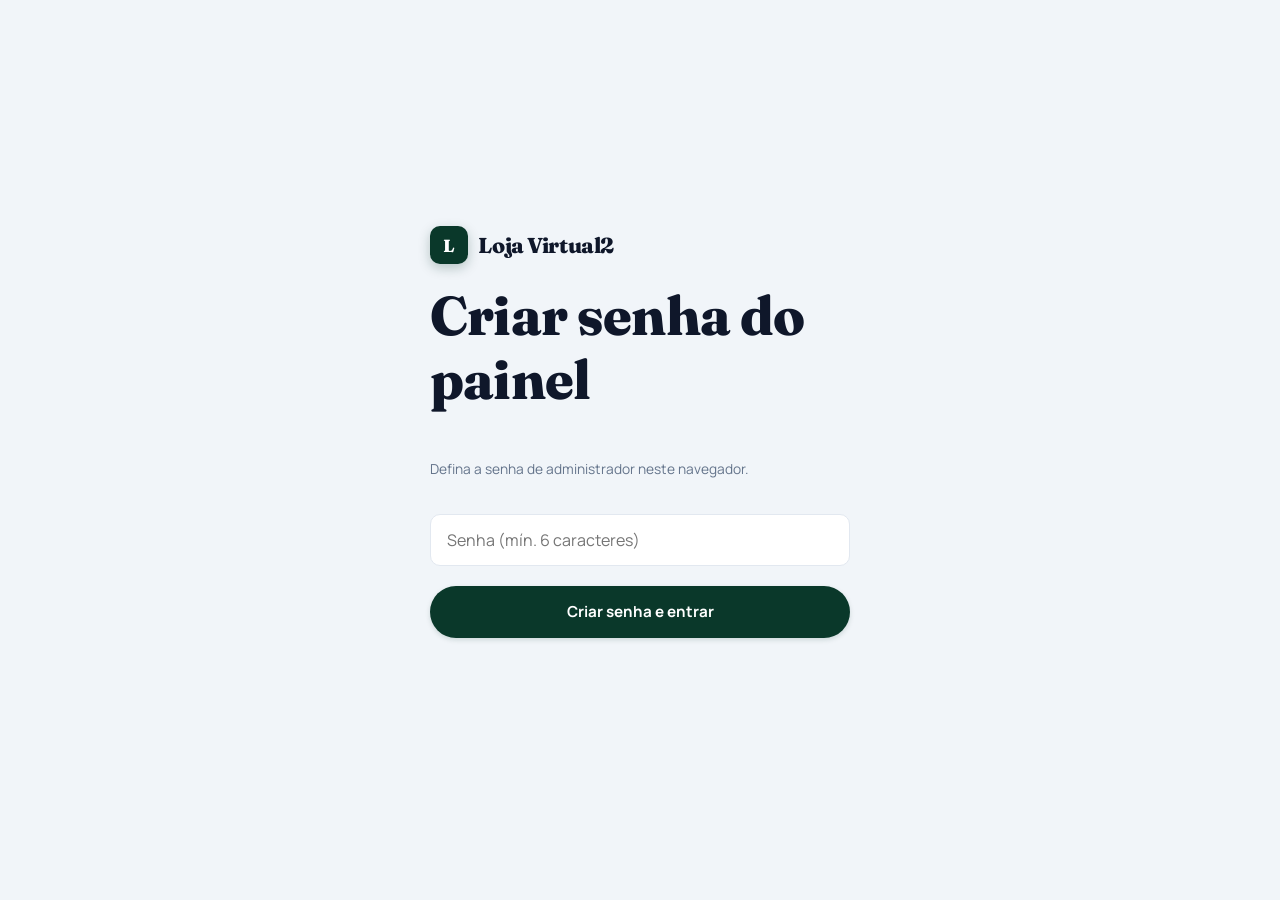
<file: admin.html>
<!doctype html>
<html lang="pt-BR">
<head>
  <meta charset="utf-8" />
  <meta name="viewport" content="width=device-width, initial-scale=1" />
  <meta name="robots" content="noindex" />
  <title>Admin — Loja Virtual2</title>
  <link rel="stylesheet" href="https://fonts.googleapis.com/css2?family=Fraunces:opsz,wght@9..144,600;9..144,800&family=Manrope:wght@400;500;600;700&display=swap" />
  <link rel="stylesheet" href="css/theme.css" />
  <link rel="stylesheet" href="css/style.css" />
</head>
<body class="admin-body">
  <div id="admin-root"></div>
  <script src="js/config.js"></script>
  <script src="js/store.js"></script>
  <script src="js/admin.js"></script>
</body>
</html>
</file>
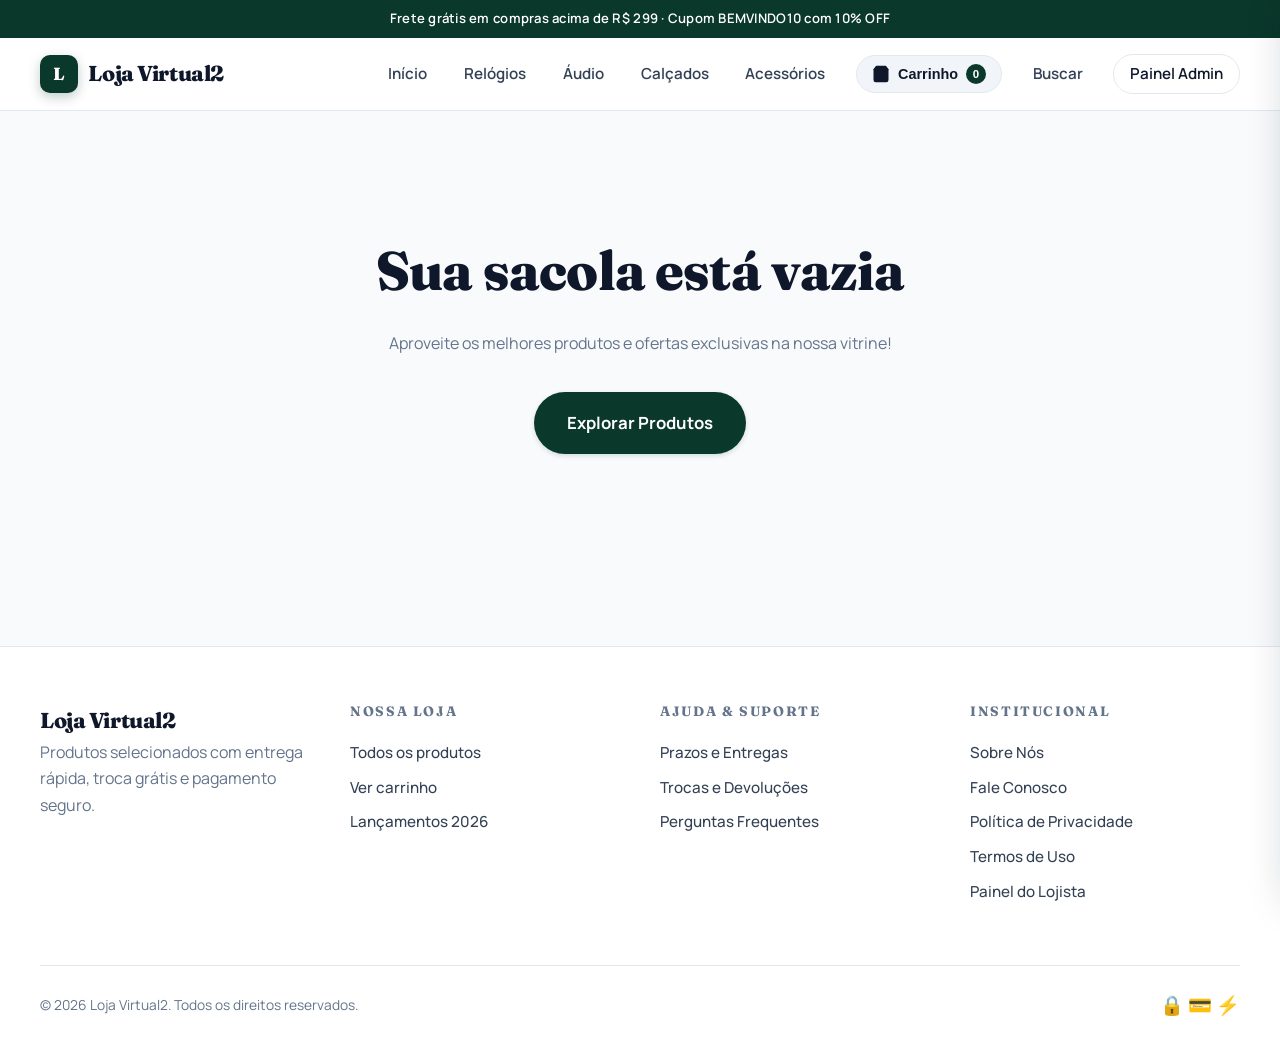
<file: cart.html>
<!doctype html>
<html lang="pt-BR">
<head>
  <meta charset="utf-8" />
  <meta name="viewport" content="width=device-width, initial-scale=1" />
  <title>Loja Virtual2</title>
  <meta name="description" content="Produtos selecionados com entrega rápida, troca grátis e pagamento seguro." />
  <meta property="og:title" content="Loja Virtual2" />
  <meta property="og:description" content="Produtos selecionados com entrega rápida, troca grátis e pagamento seguro." />
  <meta property="og:type" content="website" />
  <link rel="preconnect" href="https://fonts.googleapis.com" />
  <link rel="stylesheet" href="https://fonts.googleapis.com/css2?family=Fraunces:opsz,wght@9..144,600;9..144,800&family=Manrope:wght@400;500;600;700&display=swap" />
  <link rel="stylesheet" href="css/theme.css" />
  <link rel="stylesheet" href="css/style.css" />
</head>
<body data-page="cart">
  <div id="site-header"></div>
  <main id="conteudo">
    <section class="container section" id="cart"></section>
  </main>
  <div id="site-footer"></div>
  <script src="js/config.js"></script>
  <script src="js/store.js"></script>
  <script src="js/site.js"></script>
</body>
</html>
</file>
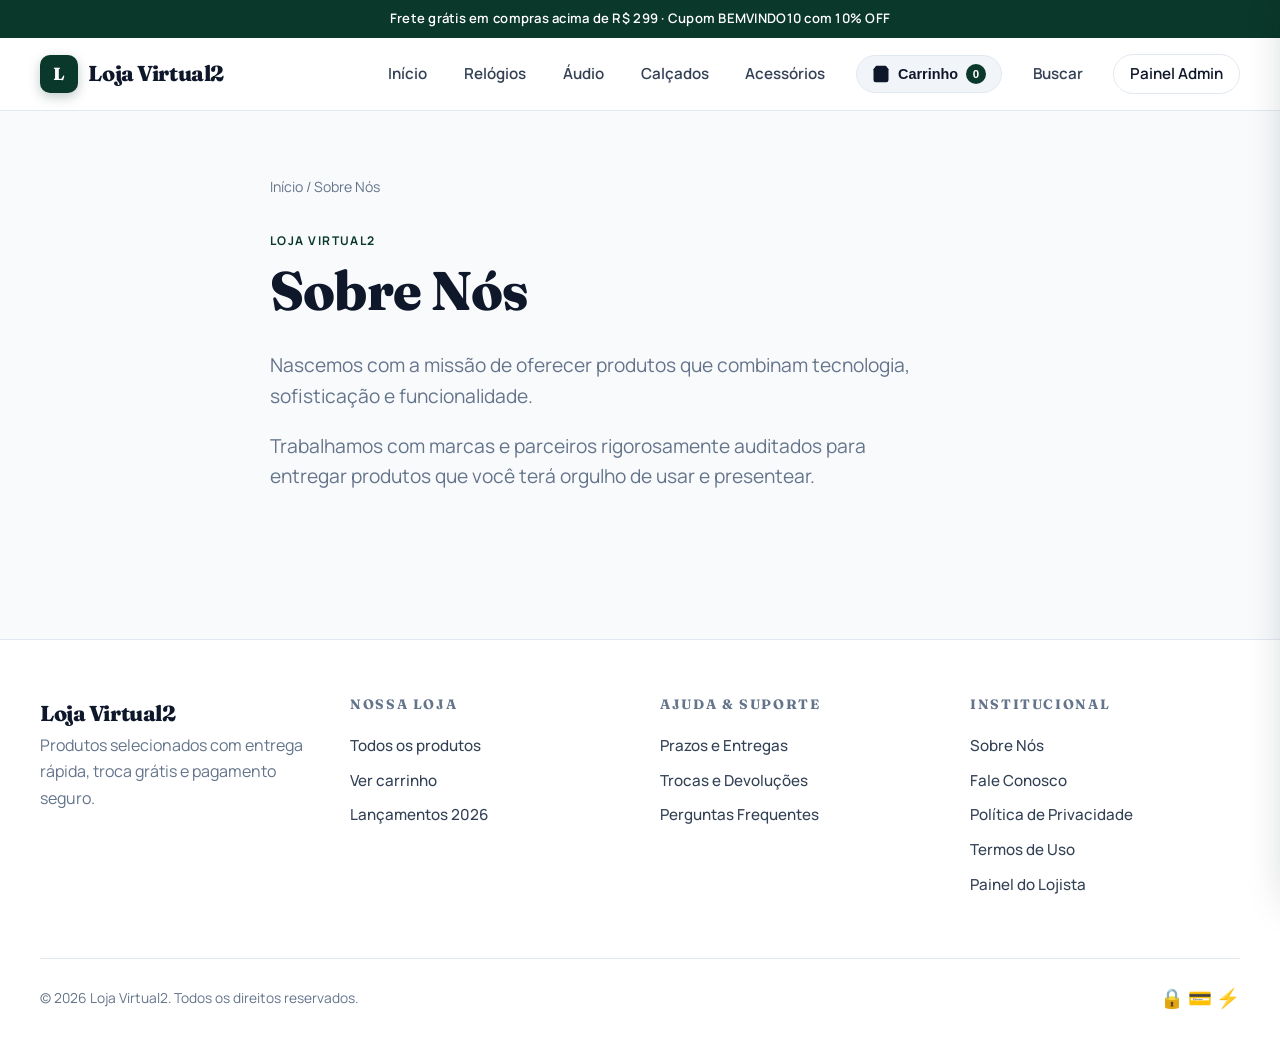
<file: content.html>
<!doctype html>
<html lang="pt-BR"><head><meta charset="utf-8"><meta name="viewport" content="width=device-width,initial-scale=1"><meta name="description" content="Produtos selecionados com entrega rápida, troca grátis e pagamento seguro."><title>Loja Virtual2</title><link rel="preconnect" href="https://fonts.googleapis.com"><link rel="stylesheet" href="https://fonts.googleapis.com/css2?family=Fraunces:opsz,wght@9..144,600;9..144,800&family=Manrope:wght@400;500;600;700&display=swap"><link rel="stylesheet" href="css/theme.css"><link rel="stylesheet" href="css/style.css"></head><body data-page="content"><div id="site-header"></div><main id="conteudo" class="container section"><article class="narrow" id="content-page"></article></main><div id="site-footer"></div><script src="js/config.js"></script><script src="js/store.js"></script><script src="js/site.js"></script></body></html>
</file>
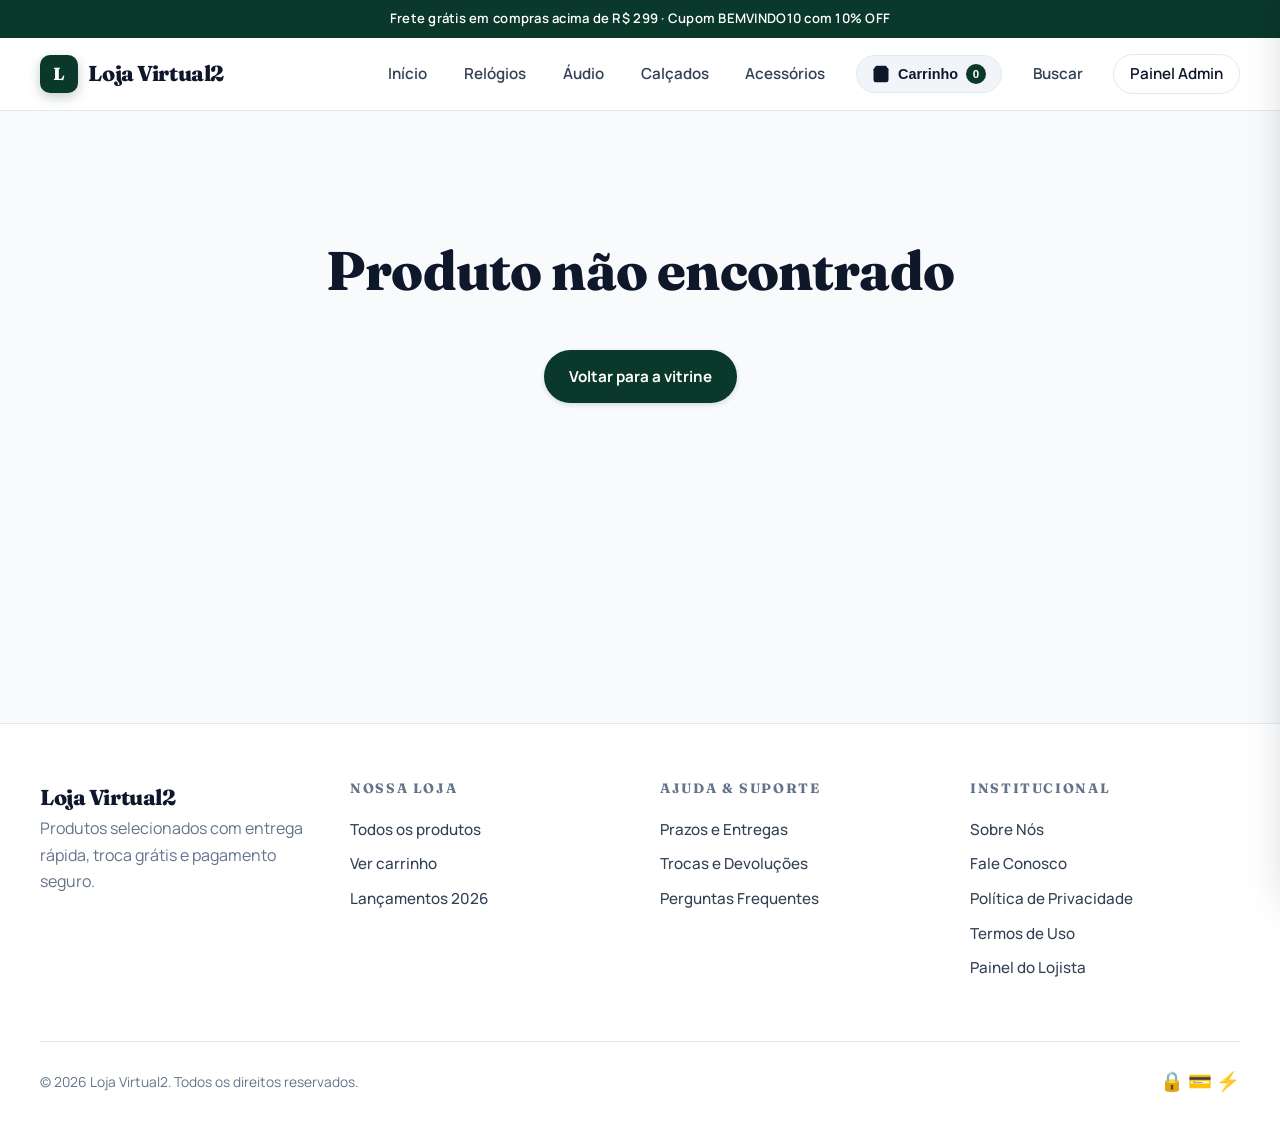
<file: item.html>
<!doctype html>
<html lang="pt-BR">
<head>
  <meta charset="utf-8" />
  <meta name="viewport" content="width=device-width, initial-scale=1" />
  <title>Loja Virtual2</title>
  <meta name="description" content="Produtos selecionados com entrega rápida, troca grátis e pagamento seguro." />
  <meta property="og:title" content="Loja Virtual2" />
  <meta property="og:description" content="Produtos selecionados com entrega rápida, troca grátis e pagamento seguro." />
  <meta property="og:type" content="website" />
  <link rel="preconnect" href="https://fonts.googleapis.com" />
  <link rel="stylesheet" href="https://fonts.googleapis.com/css2?family=Fraunces:opsz,wght@9..144,600;9..144,800&family=Manrope:wght@400;500;600;700&display=swap" />
  <link rel="stylesheet" href="css/theme.css" />
  <link rel="stylesheet" href="css/style.css" />
</head>
<body data-page="item">
  <div id="site-header"></div>
  <main id="conteudo">
    <article class="container section detail" id="detail"></article>
    <section class="container section narrow" id="discussion"></section>
  </main>
  <div id="site-footer"></div>
  <script src="js/config.js"></script>
  <script src="js/store.js"></script>
  <script src="js/site.js"></script>
</body>
</html>
</file>
<file: css/theme.css>
:root {
  /* Cores Principais — Esmeralda Profundo & Dourado Nobre */
  --primary: #0a382a;
  --primary-hover: #134e3b;
  --primary-light: #e8f5ef;
  --primary-contrast: #ffffff;
  --accent: #f59e0b;
  --accent-hover: #d97706;
  --accent-badge: #e11d48;
  
  /* Superfícies e Fundos */
  --bg: #f8fafc;
  --surface: #ffffff;
  --surface-alt: #f1f5f9;
  --surface-card: #ffffff;
  --border: #e2e8f0;
  --border-subtle: #f1f5f9;
  --hover: #f1f5f9;
  
  /* Tipografia & Contrastes (WCAG AAA) */
  --text: #0f172a;
  --text-secondary: #334155;
  --muted: #64748b;
  --muted-light: #94a3b8;
  
  /* Status Semânticos */
  --ok: #059669;
  --ok-bg: #ecfdf5;
  --warning: #d97706;
  --warning-bg: #fffbeb;
  --danger: #dc2626;
  --danger-bg: #fef2f2;
  --info: #0284c7;
  --info-bg: #f0f9ff;
  
  /* Fundos Especiais & Gradientes */
  --hero-bg: radial-gradient(120% 120% at 50% 0%, #e6f3ec 0%, #f8fafc 100%);
  --admin-bg: #f1f5f9;
  --card-gradient: linear-gradient(180deg, rgba(255,255,255,0.8) 0%, rgba(255,255,255,1) 100%);
  
  /* Tipografia */
  --font-display: 'Fraunces', Georgia, serif;
  --font-body: 'Manrope', -apple-system, BlinkMacSystemFont, 'Segoe UI', Roboto, sans-serif;
  
  /* Raios de Borda */
  --radius-xs: 6px;
  --radius-sm: 10px;
  --radius: 16px;
  --radius-lg: 24px;
  --btn-radius: 999px;
  --card-ratio: 1 / 1;
  
  /* Sombras Multicamadas Refinadas */
  --shadow-xs: 0 1px 2px 0 rgb(15 23 42 / 0.05);
  --shadow-sm: 0 1px 3px 0 rgb(15 23 42 / 0.06), 0 1px 2px -1px rgb(15 23 42 / 0.04);
  --shadow: 0 10px 25px -5px rgb(10 56 42 / 0.08), 0 8px 10px -6px rgb(10 56 42 / 0.04);
  --shadow-lg: 0 20px 35px -8px rgb(10 56 42 / 0.14), 0 10px 15px -6px rgb(10 56 42 / 0.06);
  --shadow-drawer: -12px 0 40px rgba(15, 23, 42, 0.22);
  
  /* Transições Fluidas */
  --transition-fast: all 0.15s ease;
  --transition: all 0.25s cubic-bezier(0.16, 1, 0.3, 1);
  --transition-slow: all 0.4s cubic-bezier(0.16, 1, 0.3, 1);
}
</file>
<file: css/style.css>
/* ==========================================================================
   Loja Virtual2 — Estilo Principal Moderno & Responsivo
   ========================================================================== */

*, *::before, *::after { box-sizing: border-box; }
html { -webkit-text-size-adjust: 100%; scroll-behavior: smooth; }
body {
  margin: 0;
  font-family: var(--font-body);
  font-size: 16px;
  line-height: 1.65;
  color: var(--text);
  background: var(--bg);
  -webkit-font-smoothing: antialiased;
}
img { max-width: 100%; display: block; height: auto; }
a { color: inherit; text-decoration: none; }
h1, h2, h3, h4 {
  font-family: var(--font-display);
  line-height: 1.18;
  margin: 0 0 .5em;
  letter-spacing: -0.015em;
  color: var(--text);
}
h1 { font-size: clamp(2.1rem, 4.5vw, 3.4rem); font-weight: 800; }
h2 { font-size: clamp(1.4rem, 2.5vw, 2.1rem); font-weight: 700; }
h3 { font-size: 1.18rem; font-weight: 700; }
p { margin: 0 0 1em; }
:focus-visible { outline: 2px solid var(--primary); outline-offset: 2px; }

/* Utilitários & Layout */
.container { width: min(100% - 2.5rem, 1200px); margin-inline: auto; }
.narrow { width: min(100%, 740px); margin-inline: auto; }
.section { padding-block: clamp(2.5rem, 5vw, 4.5rem); }
.muted { color: var(--muted); }
.small { font-size: .86rem; }
.right { text-align: right; }
.center { text-align: center; }
.ok { color: var(--ok); font-weight: 600; }
.danger { color: var(--danger); font-weight: 600; }
.warning { color: var(--warning); font-weight: 600; }

.eyebrow {
  display: inline-block;
  font-size: .75rem;
  font-weight: 700;
  letter-spacing: .12em;
  text-transform: uppercase;
  color: var(--primary);
  margin-bottom: .5rem;
}

/* Topbar */
.topbar {
  background: var(--primary);
  color: var(--primary-contrast);
  text-align: center;
  font-size: .82rem;
  font-weight: 600;
  padding: .5rem 1rem;
  letter-spacing: .02em;
}

/* Header & Menu */
.site-header {
  position: sticky;
  top: 0;
  z-index: 40;
  background: color-mix(in srgb, var(--surface) 92%, transparent);
  backdrop-filter: blur(14px);
  border-bottom: 1px solid var(--border);
  transition: box-shadow .2s ease;
}
.header-inner {
  display: flex;
  align-items: center;
  justify-content: space-between;
  gap: 1.25rem;
  min-height: 72px;
}
.brand {
  display: inline-flex;
  align-items: center;
  gap: .65rem;
  font-family: var(--font-display);
  font-weight: 800;
  font-size: 1.35rem;
  letter-spacing: -0.02em;
}
.brand-mark {
  display: grid;
  place-items: center;
  width: 38px;
  height: 38px;
  border-radius: var(--radius-sm);
  background: var(--primary);
  color: var(--primary-contrast);
  font-size: 1.1rem;
  box-shadow: 0 4px 12px rgb(10 56 42 / .25);
}
.menu-toggle {
  display: grid;
  gap: 5px;
  background: none;
  border: 0;
  padding: .6rem;
  cursor: pointer;
}
.menu-toggle span {
  width: 22px;
  height: 2px;
  background: var(--text);
  border-radius: 2px;
  transition: var(--transition);
}
.nav {
  display: none;
  width: 100%;
  flex-direction: column;
  gap: .3rem;
  padding-bottom: 1rem;
}
.nav.is-open { display: flex; }
.nav a {
  padding: .55rem .4rem;
  color: var(--text-secondary);
  font-weight: 600;
  font-size: .95rem;
  transition: color .15s ease;
}
.nav a:hover { color: var(--primary); }
.nav-admin {
  border: 1px solid var(--border);
  border-radius: var(--btn-radius);
  padding: .4rem 1rem !important;
  color: var(--text) !important;
  text-align: center;
  transition: background .15s ease, border-color .15s ease;
}
.nav-admin:hover {
  background: var(--surface-alt);
  border-color: var(--primary);
}

.cart-btn-header {
  position: relative;
  display: inline-flex;
  align-items: center;
  gap: .5rem;
  background: var(--surface-alt);
  border: 1px solid var(--border);
  color: var(--text);
  padding: .5rem .95rem;
  border-radius: var(--btn-radius);
  font-weight: 700;
  font-size: .9rem;
  cursor: pointer;
  transition: var(--transition);
}
.cart-btn-header:hover {
  background: var(--primary-light);
  border-color: var(--primary);
  color: var(--primary);
}
.cart-btn-header svg { width: 18px; height: 18px; fill: currentColor; }
.badge {
  display: inline-grid;
  place-items: center;
  min-width: 20px;
  height: 20px;
  padding: 0 6px;
  border-radius: 999px;
  background: var(--primary);
  color: var(--primary-contrast);
  font-size: .72rem;
  font-weight: 800;
  transition: transform .2s ease;
}
.badge.pulse { animation: badgePulse .3s ease; }
@keyframes badgePulse {
  0% { transform: scale(1); }
  50% { transform: scale(1.3); }
  100% { transform: scale(1); }
}

@media (min-width: 900px) {
  .menu-toggle { display: none; }
  .nav {
    display: flex;
    width: auto;
    flex-direction: row;
    align-items: center;
    gap: 1.5rem;
    padding: 0;
  }
}

/* Hero Section */
.hero { background: var(--hero-bg); border-bottom: 1px solid var(--border); }
.hero-inner {
  display: grid;
  gap: 2.5rem;
  align-items: center;
  padding-block: clamp(3.5rem, 7vw, 6rem);
}
.lead { font-size: clamp(1.05rem, 1.5vw, 1.25rem); color: var(--muted); max-width: 54ch; line-height: 1.6; }
.hero-actions { display: flex; gap: .85rem; flex-wrap: wrap; margin-top: 1.85rem; }
.hero-media img {
  width: 100%;
  aspect-ratio: 4/3;
  object-fit: cover;
  border-radius: var(--radius-lg);
  box-shadow: var(--shadow-lg);
}
.stats { display: flex; gap: 2.5rem; margin: 2.5rem 0 0; flex-wrap: wrap; }
.stats dt { font-family: var(--font-display); font-size: 1.8rem; font-weight: 800; color: var(--primary); }
.stats dd { margin: 0; color: var(--muted); font-size: .85rem; font-weight: 500; }
@media (min-width: 900px) { .hero-inner { grid-template-columns: 1.15fr 1fr; } }

/* Botões */
.btn {
  display: inline-flex;
  align-items: center;
  justify-content: center;
  gap: .55rem;
  background: var(--primary);
  color: var(--primary-contrast);
  border: 1px solid transparent;
  border-radius: var(--btn-radius);
  padding: .8rem 1.5rem;
  font: inherit;
  font-weight: 700;
  font-size: .95rem;
  cursor: pointer;
  transition: var(--transition);
  text-align: center;
  box-shadow: 0 2px 5px rgb(10 56 42 / .15);
}
.btn:hover {
  background: var(--primary-hover);
  transform: translateY(-2px);
  box-shadow: 0 6px 16px rgb(10 56 42 / .22);
}
.btn:active { transform: translateY(0); }
.btn:disabled {
  opacity: .5;
  cursor: not-allowed;
  transform: none !important;
  box-shadow: none !important;
}
.btn-ghost {
  background: var(--surface);
  color: var(--text);
  border-color: var(--border);
  box-shadow: var(--shadow-sm);
}
.btn-ghost:hover {
  background: var(--surface-alt);
  border-color: var(--muted-light);
  color: var(--text);
}
.btn-secondary {
  background: var(--primary-light);
  color: var(--primary);
  border-color: transparent;
}
.btn-secondary:hover {
  background: color-mix(in srgb, var(--primary-light) 80%, var(--primary));
}
.btn-whatsapp {
  background: #25d366;
  color: #ffffff;
  border-color: transparent;
  box-shadow: 0 4px 14px rgb(37 211 102 / .3);
}
.btn-whatsapp:hover {
  background: #1eb957;
  color: #ffffff;
}
.btn-danger { background: var(--danger); color: #fff; }
.btn-danger:hover { background: #b91c1c; }
.btn-block { width: 100%; }
.btn-lg { padding: 1rem 2rem; font-size: 1.05rem; }
.btn-sm { padding: .45rem .85rem; font-size: .84rem; }
.link {
  background: none;
  border: 0;
  color: var(--primary);
  font: inherit;
  font-weight: 600;
  cursor: pointer;
  padding: 0;
  transition: opacity .15s ease;
}
.link:hover { opacity: .8; text-decoration: underline; }
.link.danger { color: var(--danger); }
.link:disabled { opacity: .4; cursor: not-allowed; text-decoration: none; }

/* Filtros & Barra de Ferramentas */
.section-head {
  display: flex;
  justify-content: space-between;
  align-items: flex-end;
  gap: 1.25rem;
  flex-wrap: wrap;
  margin-bottom: 1.5rem;
}
.filters { display: flex; gap: .5rem; flex-wrap: wrap; }
.pill {
  border: 1px solid var(--border);
  background: var(--surface);
  color: var(--muted);
  border-radius: var(--btn-radius);
  padding: .5rem 1.2rem;
  font: inherit;
  font-size: .9rem;
  font-weight: 600;
  cursor: pointer;
  transition: var(--transition);
}
.pill:hover {
  border-color: var(--primary);
  color: var(--primary);
  background: var(--primary-light);
}
.pill.is-active {
  background: var(--primary);
  color: var(--primary-contrast);
  border-color: var(--primary);
  box-shadow: 0 4px 12px rgb(10 56 42 / .2);
}
.toolbar { display: flex; gap: .75rem; margin-bottom: 2rem; }
.toolbar .input:first-child { flex: 1; }
.input {
  width: 100%;
  font: inherit;
  color: var(--text);
  background: var(--surface);
  border: 1px solid var(--border);
  border-radius: var(--radius-sm);
  padding: .75rem 1rem;
  transition: border-color .15s ease, box-shadow .15s ease;
}
.input:focus {
  border-color: var(--primary);
  box-shadow: 0 0 0 3px rgb(10 56 42 / .12);
  outline: none;
}
.toolbar select.input { width: auto; }
textarea.input { resize: vertical; }

/* Grid de Produtos & Card Moderno */
.grid {
  display: grid;
  gap: 1.75rem;
  grid-template-columns: repeat(auto-fill, minmax(270px, 1fr));
}
.card {
  position: relative;
  display: flex;
  flex-direction: column;
  background: var(--surface);
  border: 1px solid var(--border);
  border-radius: var(--radius);
  overflow: hidden;
  transition: transform .25s ease, box-shadow .25s ease, border-color .25s ease;
}
.card:hover {
  transform: translateY(-5px);
  box-shadow: var(--shadow-lg);
  border-color: color-mix(in srgb, var(--primary) 30%, var(--border));
}
.card-media {
  position: relative;
  display: block;
  overflow: hidden;
  background: var(--surface-alt);
}
.card-media img {
  width: 100%;
  aspect-ratio: var(--card-ratio);
  object-fit: cover;
  transition: transform .5s cubic-bezier(0.16, 1, 0.3, 1);
}
.card:hover .card-media img { transform: scale(1.06); }

.chip {
  position: absolute;
  top: .85rem;
  left: .85rem;
  background: var(--primary);
  color: var(--primary-contrast);
  font-size: .75rem;
  font-weight: 800;
  padding: .3rem .7rem;
  border-radius: var(--btn-radius);
  box-shadow: 0 2px 8px rgba(0,0,0,.15);
  letter-spacing: .02em;
}
.chip.sale { background: var(--accent-badge); }
.chip.low-stock { background: var(--warning); color: #fff; }

.rating-row {
  display: flex;
  align-items: center;
  gap: .35rem;
  font-size: .84rem;
  color: var(--muted);
  margin-bottom: .25rem;
}
.rating-stars { color: var(--accent); letter-spacing: -1px; }

.card-body {
  display: flex;
  flex-direction: column;
  gap: .35rem;
  padding: 1.25rem;
  flex: 1;
}
.card-body h3 {
  font-size: 1.15rem;
  margin: .15rem 0;
}
.card-body h3 a:hover { color: var(--primary); }
.card-body p {
  font-size: .9rem;
  color: var(--muted);
  display: -webkit-box;
  -webkit-line-clamp: 2;
  -webkit-box-orient: vertical;
  overflow: hidden;
  margin-bottom: .6rem;
}
.price-row {
  display: flex;
  align-items: baseline;
  gap: .6rem;
  margin: .2rem 0 .9rem;
}
.price {
  font-family: var(--font-display);
  font-weight: 800;
  font-size: 1.35rem;
  color: var(--text);
}
.price-row s { color: var(--muted-light); font-size: .95rem; }
.card-body .btn { margin-top: auto; }

.empty { text-align: center; color: var(--muted); padding: 4rem 1.5rem; }
.empty .btn { margin-top: 1.25rem; }

/* Página de Detalhes do Produto */
.crumbs { font-size: .88rem; color: var(--muted); margin-bottom: 1.75rem; }
.crumbs a:hover { color: var(--primary); }
.product { display: grid; gap: 3rem; }
.product-img {
  width: 100%;
  aspect-ratio: 1;
  object-fit: cover;
  border-radius: var(--radius-lg);
  box-shadow: var(--shadow);
  border: 1px solid var(--border);
}
.detail-actions {
  display: flex;
  gap: 1rem;
  margin: 1.5rem 0;
  align-items: center;
  flex-wrap: wrap;
}
.qty-selector {
  display: inline-flex;
  align-items: center;
  background: var(--surface);
  border: 1px solid var(--border);
  border-radius: var(--btn-radius);
  padding: .2rem .4rem;
}
.qty-selector button {
  background: none;
  border: 0;
  color: var(--text);
  width: 36px;
  height: 36px;
  font-size: 1.2rem;
  cursor: pointer;
  display: grid;
  place-items: center;
  border-radius: 50%;
  transition: background .15s ease;
}
.qty-selector button:hover { background: var(--surface-alt); }
.qty-selector span {
  min-width: 32px;
  text-align: center;
  font-weight: 700;
  font-size: 1.05rem;
}

.perks {
  list-style: none;
  padding: 1.5rem 0 0;
  margin: 1.75rem 0 0;
  border-top: 1px solid var(--border);
  display: grid;
  gap: .75rem;
  color: var(--text-secondary);
  font-size: .92rem;
}
.perks li { display: flex; align-items: center; gap: .6rem; }
.perks li svg { width: 18px; height: 18px; fill: var(--ok); flex-shrink: 0; }
@media (min-width: 900px) { .product { grid-template-columns: 1.05fr 1fr; } }

/* Simulador de Frete */
.shipping-calc {
  background: var(--surface-alt);
  border: 1px solid var(--border);
  border-radius: var(--radius);
  padding: 1.2rem;
  margin-top: 1.5rem;
}
.shipping-calc-head {
  display: flex;
  align-items: center;
  gap: .5rem;
  font-weight: 700;
  font-size: .95rem;
  margin-bottom: .75rem;
}
.shipping-calc-form { display: flex; gap: .5rem; }
.shipping-results { margin-top: .85rem; font-size: .88rem; }
.shipping-option {
  display: flex;
  justify-content: space-between;
  align-items: center;
  padding: .65rem .85rem;
  background: var(--surface);
  border: 1px solid var(--border);
  border-radius: var(--radius-sm);
  margin-bottom: .5rem;
}

/* ==========================================================================
   Mini-Carrinho Lateral Deslizante (Cart Drawer)
   ========================================================================== */
.drawer-backdrop {
  position: fixed;
  inset: 0;
  background: rgba(15, 23, 42, 0.5);
  backdrop-filter: blur(4px);
  z-index: 90;
  opacity: 0;
  pointer-events: none;
  transition: opacity .3s cubic-bezier(0.16, 1, 0.3, 1);
}
.drawer-backdrop.is-open { opacity: 1; pointer-events: auto; }

.cart-drawer {
  position: fixed;
  top: 0;
  right: 0;
  bottom: 0;
  width: min(100%, 430px);
  background: var(--surface);
  box-shadow: var(--shadow-drawer);
  z-index: 100;
  display: flex;
  flex-direction: column;
  transform: translateX(105%);
  transition: transform .35s cubic-bezier(0.16, 1, 0.3, 1);
}
.cart-drawer.is-open { transform: translateX(0); }

.drawer-head {
  display: flex;
  align-items: center;
  justify-content: space-between;
  padding: 1.25rem 1.5rem;
  border-bottom: 1px solid var(--border);
}
.drawer-head h3 { margin: 0; font-size: 1.2rem; }
.drawer-close {
  background: none;
  border: 0;
  font-size: 1.5rem;
  color: var(--muted);
  cursor: pointer;
  padding: .3rem;
  border-radius: 50%;
  display: grid;
  place-items: center;
}
.drawer-close:hover { color: var(--text); background: var(--surface-alt); }

.drawer-body {
  flex: 1;
  overflow-y: auto;
  padding: 1.25rem 1.5rem;
  display: flex;
  flex-direction: column;
  gap: 1rem;
}
.drawer-empty {
  display: flex;
  flex-direction: column;
  align-items: center;
  justify-content: center;
  text-align: center;
  height: 100%;
  color: var(--muted);
  gap: 1rem;
}
.drawer-item {
  display: grid;
  grid-template-columns: 68px 1fr auto;
  gap: 1rem;
  align-items: center;
  padding-bottom: 1rem;
  border-bottom: 1px solid var(--border-subtle);
}
.drawer-item img {
  width: 68px;
  height: 68px;
  object-fit: cover;
  border-radius: var(--radius-sm);
  border: 1px solid var(--border);
}
.drawer-item-title { font-weight: 700; font-size: .95rem; margin-bottom: .2rem; }
.drawer-item-price { color: var(--muted); font-size: .88rem; }

.drawer-foot {
  padding: 1.25rem 1.5rem;
  border-top: 1px solid var(--border);
  background: var(--surface-alt);
  display: flex;
  flex-direction: column;
  gap: .85rem;
}
.drawer-subtotal {
  display: flex;
  justify-content: space-between;
  align-items: center;
  font-size: 1.05rem;
}
.drawer-subtotal strong { font-size: 1.3rem; font-family: var(--font-display); }

/* ==========================================================================
   Página do Carrinho & Checkout
   ========================================================================== */
.cart-grid { display: grid; gap: 2.25rem; }
.cart-line {
  display: grid;
  grid-template-columns: 80px 1fr;
  gap: 1.25rem;
  align-items: center;
  padding: 1.25rem 0;
  border-bottom: 1px solid var(--border);
}
.cart-line img {
  width: 80px;
  height: 80px;
  object-fit: cover;
  border-radius: var(--radius-sm);
  border: 1px solid var(--border);
}
.qty {
  display: inline-flex;
  align-items: center;
  border: 1px solid var(--border);
  border-radius: var(--btn-radius);
  background: var(--surface);
}
.qty button {
  background: none;
  border: 0;
  color: var(--text);
  width: 32px;
  height: 32px;
  font-size: 1.1rem;
  cursor: pointer;
  display: grid;
  place-items: center;
}
.qty button:hover { background: var(--surface-alt); border-radius: 50%; }
.qty span { min-width: 26px; text-align: center; font-weight: 700; font-size: .95rem; }

.summary {
  position: relative;
  background: var(--surface);
  border: 1px solid var(--border);
  border-radius: var(--radius);
  padding: clamp(1.25rem, 3vw, 1.75rem);
  box-shadow: var(--shadow);
}
.summary h3 { margin-bottom: 1.25rem; font-size: 1.3rem; }
.summary .row {
  display: flex;
  justify-content: space-between;
  padding: .5rem 0;
  color: var(--text-secondary);
}
.summary .row.discount { color: var(--ok); font-weight: 700; }
.summary .total {
  border-top: 1px solid var(--border);
  margin: .75rem 0 1.25rem;
  padding-top: 1rem;
  font-weight: 800;
  font-size: 1.25rem;
  color: var(--text);
}
.summary .total strong { font-family: var(--font-display); font-size: 1.5rem; color: var(--primary); }

/* Cupons no Checkout */
.coupon-box {
  margin: 1.2rem 0;
  padding: 1rem;
  background: var(--surface-alt);
  border-radius: var(--radius-sm);
  border: 1px dashed var(--border);
}
.coupon-form { display: flex; gap: .5rem; }
.coupon-active {
  display: flex;
  align-items: center;
  justify-content: space-between;
  background: var(--ok-bg);
  border: 1px solid var(--ok);
  padding: .5rem .8rem;
  border-radius: var(--radius-xs);
  color: var(--ok);
  font-weight: 700;
  font-size: .88rem;
}

/* Métodos de Pagamento */
.payment-methods {
  display: grid;
  gap: .65rem;
  margin: 1.25rem 0;
}
.payment-option {
  display: flex;
  align-items: center;
  gap: .8rem;
  padding: .85rem 1rem;
  border: 1px solid var(--border);
  border-radius: var(--radius-sm);
  cursor: pointer;
  background: var(--surface);
  transition: var(--transition);
}
.payment-option:hover { border-color: var(--primary); background: var(--surface-alt); }
.payment-option.is-selected {
  border-color: var(--primary);
  background: var(--primary-light);
  box-shadow: 0 0 0 1px var(--primary);
}
.payment-option input { accent-color: var(--primary); }
.payment-badge {
  margin-left: auto;
  font-size: .75rem;
  font-weight: 800;
  background: var(--ok);
  color: #fff;
  padding: .15rem .5rem;
  border-radius: 999px;
}

.payment-details-box {
  margin-top: 1rem;
  padding: 1.2rem;
  border: 1px solid var(--border);
  border-radius: var(--radius-sm);
  background: var(--surface-alt);
}
.pix-code-box {
  display: flex;
  gap: .5rem;
  margin-top: .75rem;
}
.pix-code-box input {
  font-family: monospace;
  font-size: .84rem;
  background: #fff;
}

@media (min-width: 900px) {
  .cart-grid { grid-template-columns: 1fr 420px; align-items: start; }
  .cart-line { grid-template-columns: 80px 1fr auto auto; }
  .summary { position: sticky; top: 96px; }
}

/* Sucesso do Pedido */
.order-success {
  max-width: 650px;
  margin: 0 auto;
  text-align: center;
  background: var(--surface);
  border: 1px solid var(--border);
  border-radius: var(--radius-lg);
  padding: clamp(2rem, 5vw, 3.5rem);
  box-shadow: var(--shadow-lg);
}
.order-success-icon {
  width: 70px;
  height: 70px;
  margin: 0 auto 1.5rem;
  border-radius: 50%;
  background: var(--ok-bg);
  color: var(--ok);
  display: grid;
  place-items: center;
  font-size: 2.2rem;
}

/* Feature Band & Newsletter */
.feature-band {
  display: grid;
  gap: 1.25rem;
  grid-template-columns: repeat(auto-fit, minmax(240px, 1fr));
}
.feature-band > div {
  background: var(--surface);
  border: 1px solid var(--border);
  border-radius: var(--radius);
  padding: 1.5rem;
  box-shadow: var(--shadow-sm);
}
.feature-band strong { display: block; font-family: var(--font-display); font-size: 1.1rem; margin-bottom: .35rem; }
.newsletter {
  display: grid;
  gap: 1.5rem;
  align-items: center;
  background: var(--primary);
  color: var(--primary-contrast);
  border-radius: var(--radius-lg);
  padding: clamp(2rem, 5vw, 3.5rem);
  margin-top: 3.5rem;
  box-shadow: var(--shadow);
}
.newsletter p { opacity: .9; margin: 0; font-size: 1.05rem; }
.newsletter form { display: flex; gap: .6rem; flex-wrap: wrap; }
.newsletter .input { flex: 1; min-width: 220px; background: rgba(255,255,255,.98); color: #0f172a; border: 0; }
.newsletter .btn { background: #0b281e; color: #fff; }
.newsletter .btn:hover { background: #000; }
@media (min-width: 900px) { .newsletter { grid-template-columns: 1.25fr 1fr; } }

/* Footer */
.site-footer { border-top: 1px solid var(--border); background: var(--surface); margin-top: 4rem; }
.footer-grid { display: grid; gap: 2.5rem; padding-block: 3.5rem; grid-template-columns: repeat(auto-fit, minmax(180px, 1fr)); }
.footer-grid h4 { font-size: .85rem; text-transform: uppercase; letter-spacing: .12em; color: var(--muted); margin-bottom: 1rem; }
.footer-grid a { display: block; padding: .3rem 0; color: var(--text-secondary); font-size: .95rem; font-weight: 500; }
.footer-grid a:hover { color: var(--primary); }
.footer-bottom { border-top: 1px solid var(--border); padding-block: 1.5rem; color: var(--muted); font-size: .86rem; }

/* Toast */
.toast {
  position: fixed;
  left: 50%;
  bottom: 2rem;
  transform: translateX(-50%);
  background: var(--text);
  color: var(--primary-contrast);
  padding: .85rem 1.6rem;
  border-radius: var(--btn-radius);
  font-weight: 700;
  font-size: .92rem;
  z-index: 999;
  box-shadow: var(--shadow-lg);
  animation: slideUp .25s ease;
  display: flex;
  align-items: center;
  gap: .6rem;
}
@keyframes slideUp { from { opacity: 0; transform: translate(-50%, 15px); } }

/* ==========================================================================
   Painel Administrativo
   ========================================================================== */
.admin-body { background: var(--admin-bg); }
.login-wrap { min-height: 100vh; display: grid; place-items: center; padding: 1.5rem; }
.login { width: min(100%, 420px); display: grid; gap: 1.2rem; }
.admin { display: grid; min-height: 100vh; }
.admin-side {
  background: var(--surface);
  border-bottom: 1px solid var(--border);
  padding: 1.25rem;
  display: flex;
  flex-direction: column;
  gap: 1.25rem;
}
.admin-nav { display: flex; gap: .35rem; overflow-x: auto; }
.admin-nav button {
  white-space: nowrap;
  background: none;
  border: 0;
  color: var(--muted);
  font: inherit;
  font-weight: 600;
  text-align: left;
  padding: .65rem 1rem;
  border-radius: var(--radius-sm);
  cursor: pointer;
  transition: var(--transition);
}
.admin-nav button:hover { background: var(--hover); color: var(--text); }
.admin-nav button.is-active { background: var(--primary); color: var(--primary-contrast); }
.admin-side-foot { display: flex; justify-content: space-between; gap: .5rem; font-size: .88rem; color: var(--muted); }
.admin-side-foot button { background: none; border: 0; color: var(--danger); font: inherit; cursor: pointer; font-weight: 600; }
.admin-main { padding: clamp(1.25rem, 3vw, 2.5rem); min-width: 0; }
.admin-top h1 { font-size: 1.8rem; margin-bottom: 1.75rem; }

.stats-grid {
  display: grid;
  gap: 1.25rem;
  grid-template-columns: repeat(auto-fit, minmax(200px, 1fr));
  margin-bottom: 2rem;
}
.stat {
  background: var(--surface);
  border: 1px solid var(--border);
  border-radius: var(--radius);
  padding: 1.5rem;
  box-shadow: var(--shadow-sm);
}
.stat span { font-size: .84rem; text-transform: uppercase; letter-spacing: .08em; }
.stat strong {
  display: block;
  font-family: var(--font-display);
  font-size: 2rem;
  margin-top: .4rem;
  color: var(--primary);
}

.table-wrap {
  overflow-x: auto;
  background: var(--surface);
  border: 1px solid var(--border);
  border-radius: var(--radius);
  box-shadow: var(--shadow-sm);
}
.table { width: 100%; border-collapse: collapse; font-size: .92rem; }
.table th {
  text-align: left;
  font-size: .76rem;
  text-transform: uppercase;
  letter-spacing: .08em;
  color: var(--muted);
  padding: 1rem 1.25rem;
  border-bottom: 1px solid var(--border);
  background: var(--surface-alt);
}
.table td { padding: 1rem 1.25rem; border-bottom: 1px solid var(--border-subtle); vertical-align: middle; }
.table tr:last-child td { border-bottom: 0; }
.table select.input { padding: .4rem .7rem; width: auto; font-size: .85rem; }

.status {
  display: inline-block;
  font-size: .74rem;
  font-weight: 800;
  text-transform: uppercase;
  letter-spacing: .06em;
  padding: .25rem .7rem;
  border-radius: 999px;
}
.status.live { background: var(--ok-bg); color: var(--ok); }
.status.draft { background: var(--hover); color: var(--muted); }
.status.novo { background: var(--info-bg); color: var(--info); }
.status.pago { background: var(--ok-bg); color: var(--ok); }
.status.enviado { background: #ede9fe; color: #6d28d9; }
.status.entregue { background: var(--ok-bg); color: var(--ok); }
.status.cancelado { background: var(--danger-bg); color: var(--danger); }

@media (min-width: 900px) {
  .admin { grid-template-columns: 260px 1fr; }
  .admin-side { position: sticky; top: 0; height: 100vh; border-bottom: 0; border-right: 1px solid var(--border); padding: 1.75rem 1.25rem; }
  .admin-nav { flex-direction: column; overflow: visible; }
  .admin-side-foot { margin-top: auto; }
}

/* Responsividade Mobile Refinada */
@media (max-width: 640px) {
  .container { width: min(100% - 1.5rem, 1200px); }
  .toolbar { flex-direction: column; }
  .toolbar select.input { width: 100%; }
  .section-head { align-items: stretch; }
  .filters { overflow-x: auto; flex-wrap: nowrap; padding-bottom: .35rem; }
  .pill { white-space: nowrap; }
  .grid { grid-template-columns: 1fr; }
  .footer-grid { grid-template-columns: 1fr 1fr; }
  .product { grid-template-columns: 1fr; }
  .cart-grid { grid-template-columns: 1fr; }
}
</file>
